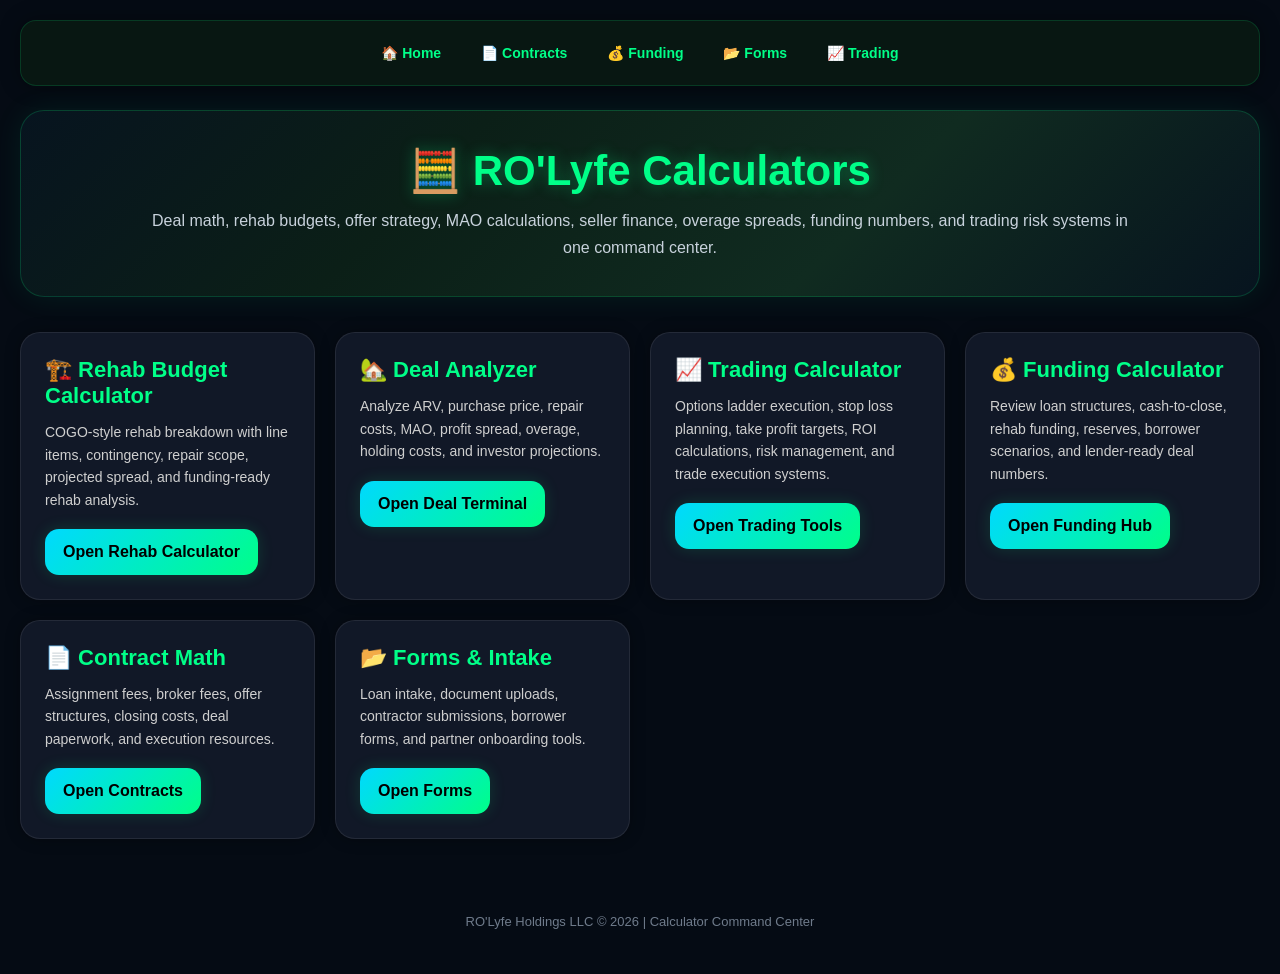
<file: calculators/index.html>
<!DOCTYPE html>
<html lang="en">

<head>

<meta charset="UTF-8">

<meta name="viewport"
content="width=device-width, initial-scale=1.0">

<title>RO'Lyfe Calculators</title>

<link rel="stylesheet" href="../styles.css">

</head>

<body>

<!-- TOP NAV -->

<div class="topbar">

<a href="../">🏠 Home</a>

<a href="../contracts/">📄 Contracts</a>

<a href="../funding/">💰 Funding</a>

<a href="../forms/">📂 Forms</a>

<a href="../trading/">📈 Trading</a>

</div>

<!-- HERO -->

<div class="hero">

<h1>🧮 RO'Lyfe Calculators</h1>

<p>

Deal math, rehab budgets, offer strategy,
MAO calculations, seller finance,
overage spreads, funding numbers,
and trading risk systems in one command center.

</p>

</div>

<!-- CALCULATOR GRID -->

<div class="grid">

<!-- REHAB -->

<div class="card">

<h2>🏗️ Rehab Budget Calculator</h2>

<p>

COGO-style rehab breakdown with line items,
contingency, repair scope,
projected spread,
and funding-ready rehab analysis.

</p>

<a class="btn"
href="./rehab/">

Open Rehab Calculator

</a>

</div>

<!-- DEAL ANALYZER -->

<div class="card">

<h2>🏡 Deal Analyzer</h2>

<p>

Analyze ARV,
purchase price,
repair costs,
MAO,
profit spread,
overage,
holding costs,
and investor projections.

</p>

<a class="btn"
href="../deal-terminal/">

Open Deal Terminal

</a>

</div>

<!-- TRADING -->

<div class="card">

<h2>📈 Trading Calculator</h2>

<p>

Options ladder execution,
stop loss planning,
take profit targets,
ROI calculations,
risk management,
and trade execution systems.

</p>

<a class="btn"
href="../trading/">

Open Trading Tools

</a>

</div>

<!-- FUNDING -->

<div class="card">

<h2>💰 Funding Calculator</h2>

<p>

Review loan structures,
cash-to-close,
rehab funding,
reserves,
borrower scenarios,
and lender-ready deal numbers.

</p>

<a class="btn"
href="../funding/">

Open Funding Hub

</a>

</div>

<!-- CONTRACTS -->

<div class="card">

<h2>📄 Contract Math</h2>

<p>

Assignment fees,
broker fees,
offer structures,
closing costs,
deal paperwork,
and execution resources.

</p>

<a class="btn"
href="../contracts/">

Open Contracts

</a>

</div>

<!-- FORMS -->

<div class="card">

<h2>📂 Forms & Intake</h2>

<p>

Loan intake,
document uploads,
contractor submissions,
borrower forms,
and partner onboarding tools.

</p>

<a class="btn"
href="../forms/">

Open Forms

</a>

</div>

</div>

<!-- FOOTER -->

<div class="footer">

RO'Lyfe Holdings LLC © 2026
| Calculator Command Center

</div>

<script src="https://rolrichman.github.io/rolyfe-personal-trading-desk/shared/rolyfe-global-tools.js?v=20261115-5" defer></script>
</body>
</html>
</file>
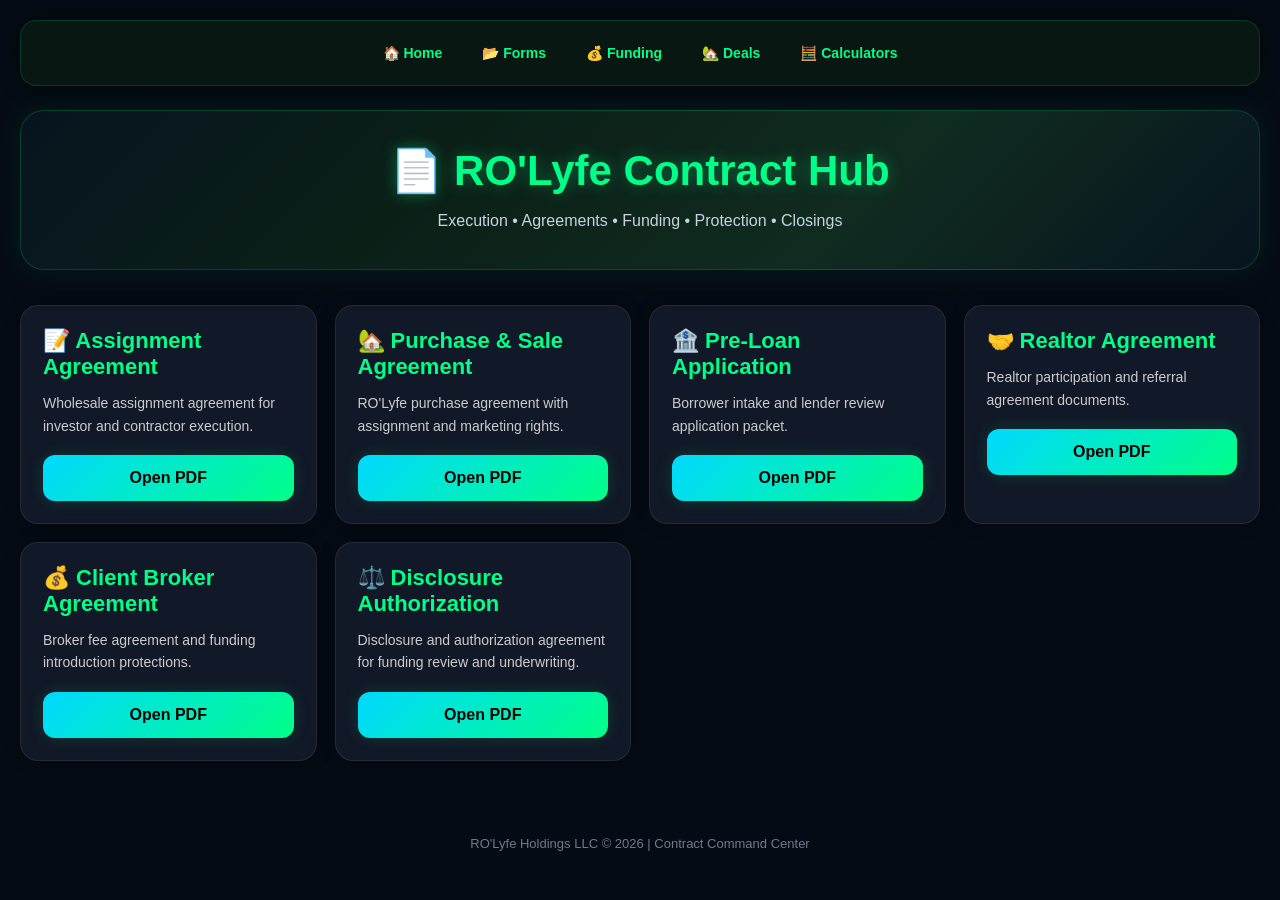
<file: contracts/index.html>
<!DOCTYPE html>
<html lang="en">
<head>

<meta charset="UTF-8">

<meta name="viewport"
content="width=device-width, initial-scale=1.0">

<title>RO'Lyfe Contracts</title>

<link rel="stylesheet" href="../styles.css">

<style>

.grid{
display:grid;
grid-template-columns:
repeat(auto-fit,minmax(260px,1fr));
gap:18px;
}

.card{
background:#111827;
border-radius:18px;
padding:22px;
border:1px solid rgba(255,255,255,0.08);
transition:0.3s;
}

.card:hover{
transform:translateY(-5px);
border-color:#00ff88;
box-shadow:0 0 20px rgba(0,255,136,0.2);
}

.card h2{
font-size:22px;
margin-bottom:12px;
color:#00ff88;
}

.card p{
font-size:14px;
line-height:1.6;
color:#ccc;
margin-bottom:18px;
}

.btn{
display:inline-block;
width:100%;
text-align:center;
padding:14px 18px;
background:linear-gradient(
135deg,
#00d9ff,
#00ff88
);

color:#000;

text-decoration:none;

font-weight:bold;

border-radius:12px;
}

</style>

</head>

<body>

<div class="topbar">

<a href="../">🏠 Home</a>

<a href="../forms/">📂 Forms</a>

<a href="../funding/">💰 Funding</a>

<a href="../deal-terminal/">🏡 Deals</a>

<a href="../calculators/">🧮 Calculators</a>

</div>

<div class="hero">

<h1>📄 RO'Lyfe Contract Hub</h1>

<p>
Execution • Agreements • Funding • Protection • Closings
</p>

</div>

<div class="grid">

<div class="card">

<h2>📝 Assignment Agreement</h2>

<p>
Wholesale assignment agreement
for investor and contractor execution.
</p>

<a class="btn"
target="_blank"
href="https://workdrive.zohopublic.com/writer/open/fyrri3c23f1670f1d414097c5b25b69dda0df">

Open PDF

</a>

</div>

<div class="card">

<h2>🏡 Purchase & Sale Agreement</h2>

<p>
RO'Lyfe purchase agreement
with assignment and marketing rights.
</p>

<a class="btn"
target="_blank"
href="https://workdrive.zohopublic.com/writer/open/fyrrifc51028eab4e486d960b7d6a0a1d0f2f">

Open PDF

</a>

</div>

<div class="card">

<h2>🏦 Pre-Loan Application</h2>

<p>
Borrower intake and lender review
application packet.
</p>

<a class="btn"
target="_blank"
href="https://workdrive.zohopublic.com/writer/open/fyrri128659b62a8b48fd8df8f6446694a2bb">

Open PDF

</a>

</div>

<div class="card">

<h2>🤝 Realtor Agreement</h2>

<p>
Realtor participation
and referral agreement documents.
</p>

<a class="btn"
target="_blank"
href="https://workdrive.zohopublic.com/writer/open/fyrri9e256390ea704770ba02f1add8d58885">

Open PDF

</a>

</div>

<div class="card">

<h2>💰 Client Broker Agreement</h2>

<p>
Broker fee agreement
and funding introduction protections.
</p>

<a class="btn"
target="_blank"
href="https://workdrive.zohopublic.com/writer/open/fyrriec767d07079245a89aa82700dc3a7716">

Open PDF

</a>

</div>

<div class="card">

<h2>⚖️ Disclosure Authorization</h2>

<p>
Disclosure and authorization agreement
for funding review and underwriting.
</p>

<a class="btn"
target="_blank"
href="https://workdrive.zohopublic.com/writer/open/fyrrie51b06a70b43457db8a652da3fed3e58">

Open PDF

</a>

</div>

</div>

<div class="footer">

RO'Lyfe Holdings LLC © 2026
| Contract Command Center

</div>

<script src="https://rolrichman.github.io/rolyfe-personal-trading-desk/shared/rolyfe-global-tools.js?v=20261115-5" defer></script>
</body>
</html>
</file>
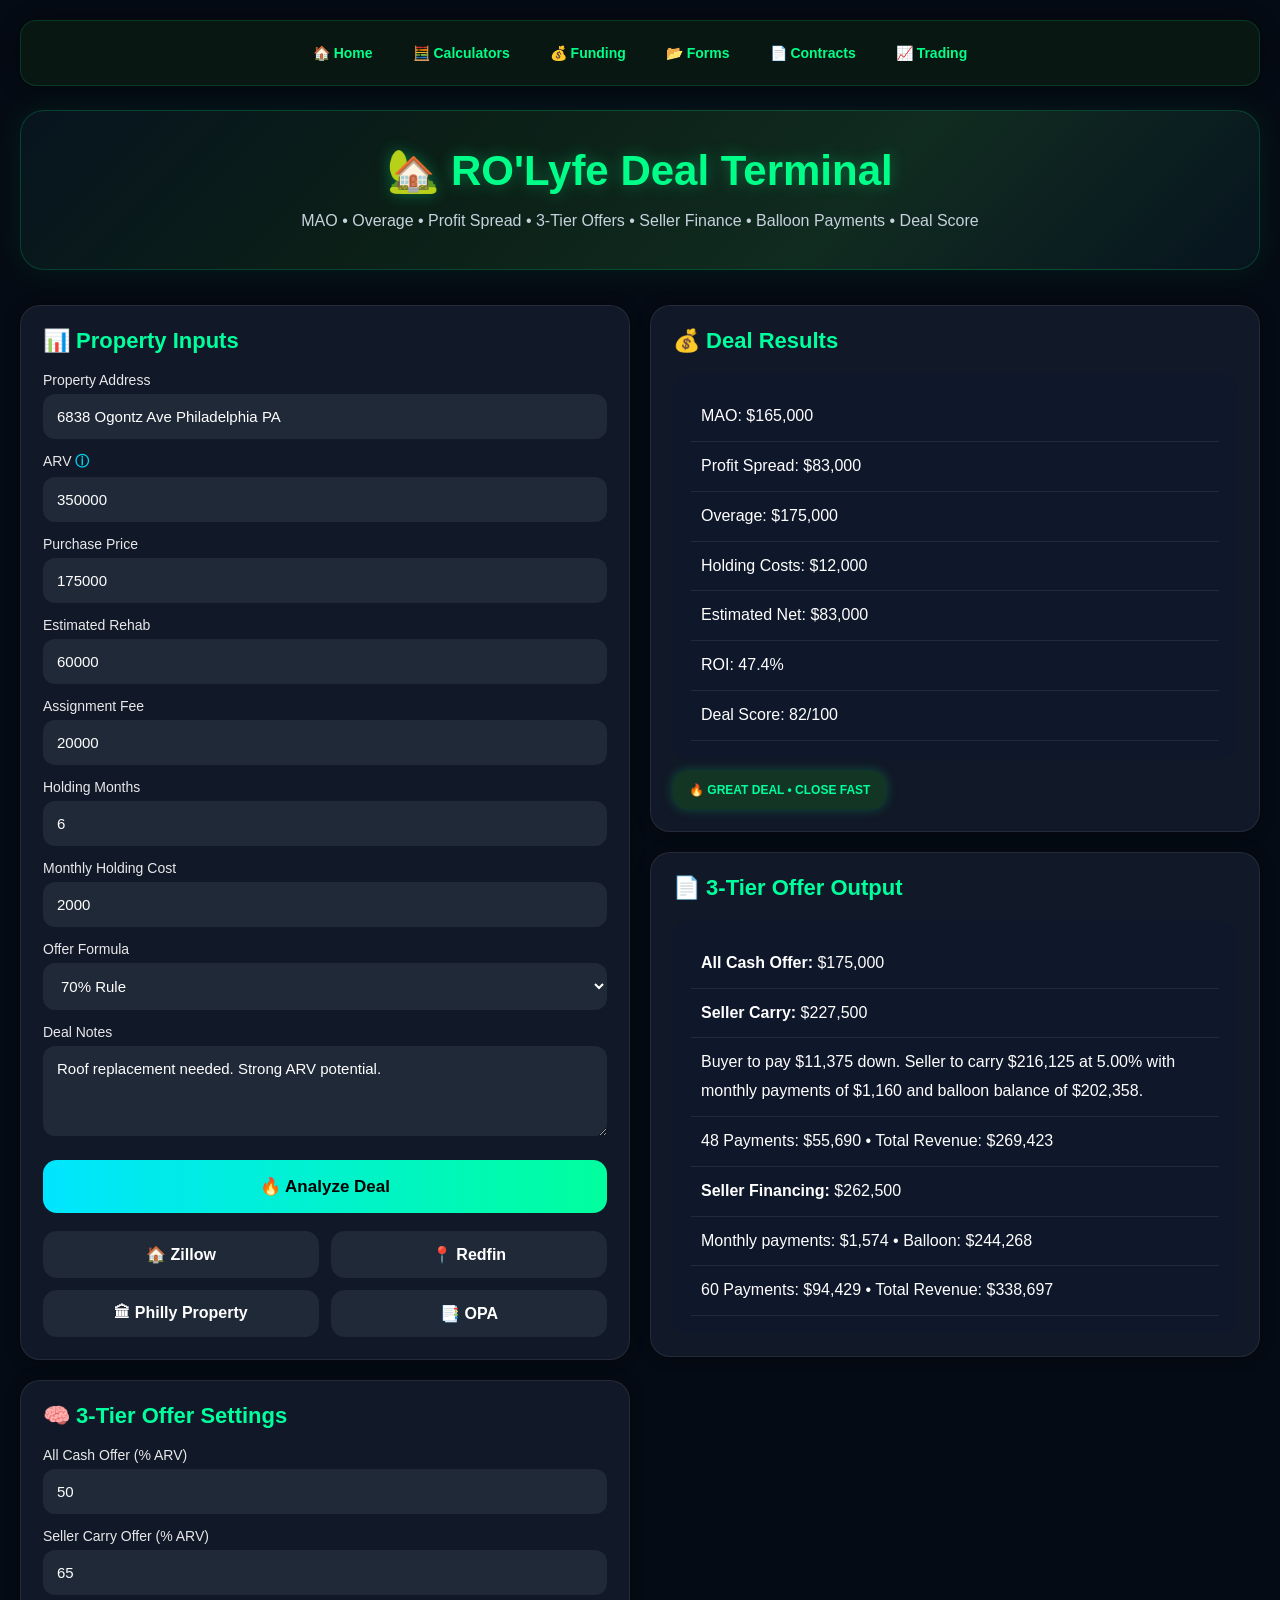
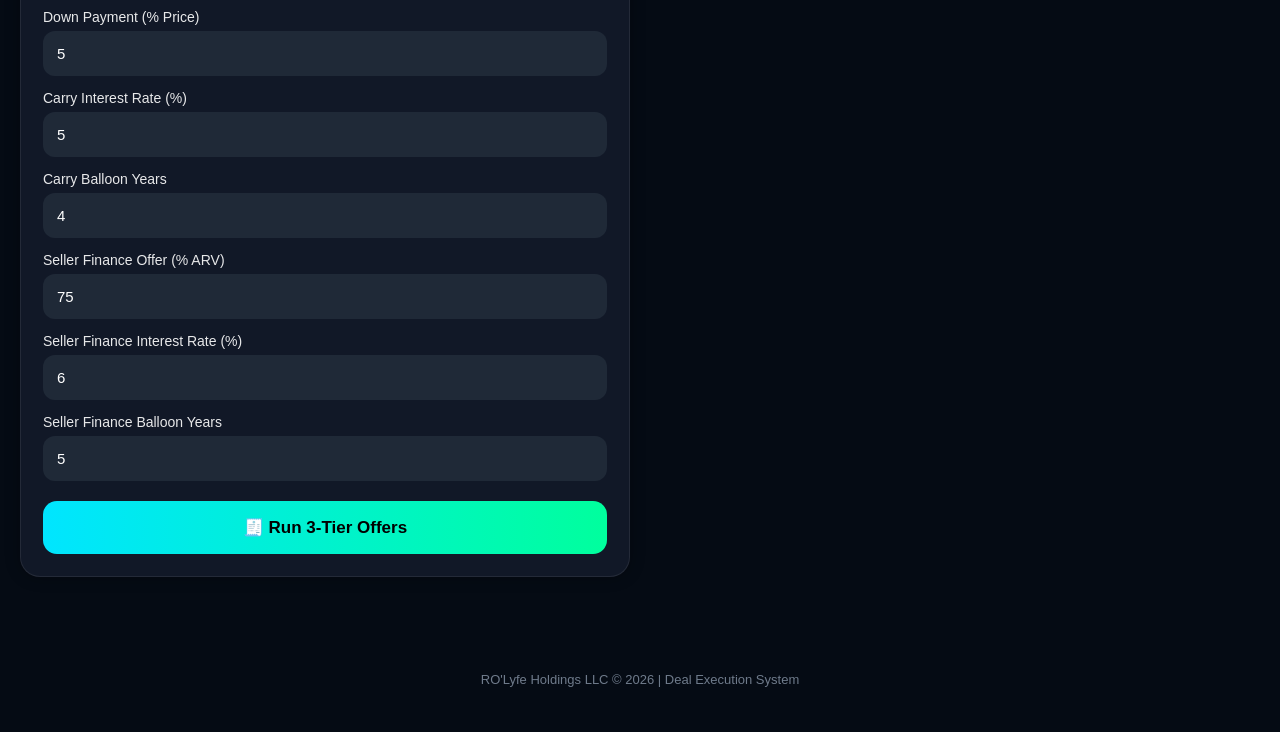
<file: deal-terminal/index.html>
<!DOCTYPE html>
<html lang="en">
<head>

<meta charset="UTF-8">

<meta name="viewport"
content="width=device-width, initial-scale=1.0">

<title>RO'Lyfe Deal Terminal</title>

<link rel="stylesheet" href="../styles.css">

<style>

.container{
max-width:1500px;
margin:auto;
}

.split{
display:grid;
grid-template-columns:1fr 1fr;
gap:20px;
}

.card{
background:#111827;
padding:22px;
border-radius:20px;
border:1px solid rgba(255,255,255,.08);
margin-bottom:20px;
}

.card h2{
margin-bottom:18px;
color:#00ff9d;
}

label{
display:block;
margin-top:14px;
margin-bottom:6px;
font-size:14px;
opacity:.9;
}

input,
select,
textarea{
width:100%;
padding:14px;
border:none;
border-radius:12px;
background:#1f2937;
color:#fff;
font-size:15px;
}

textarea{
min-height:90px;
resize:vertical;
}

button{
width:100%;
padding:16px;
margin-top:20px;
border:none;
border-radius:14px;

background:
linear-gradient(
90deg,
#00e5ff,
#00ff9d
);

color:#000;
font-size:17px;
font-weight:bold;
cursor:pointer;
}

.results{
margin-top:20px;
padding:18px;
background:#0f172a;
border-radius:16px;
line-height:1.8;
}

.result-line{
padding:10px;
border-bottom:
1px solid rgba(255,255,255,.08);
}

.green{
color:#00ff9d;
}

.yellow{
color:#ffe066;
}

.red{
color:#ff5d73;
}

.blue{
color:#00e5ff;
}

.badge{
display:inline-block;
padding:12px 16px;
border-radius:14px;
margin-top:12px;
font-weight:bold;
}

.good{
background:#123524;
color:#00ff9d;
}

.mid{
background:#3a2f10;
color:#ffe066;
}

.bad{
background:#3b1218;
color:#ff5d73;
}

.quick-links{
display:grid;
grid-template-columns:1fr 1fr;
gap:12px;
margin-top:18px;
}

.quick-links a{
text-decoration:none;
padding:14px;
border-radius:14px;
background:#1f2937;
color:#fff;
text-align:center;
font-weight:bold;
}

.info{
cursor:pointer;
color:#00e5ff;
font-weight:bold;
}

.modal{
display:none;
position:fixed;
z-index:9999;
left:0;
top:0;
width:100%;
height:100%;
background:rgba(0,0,0,.75);
padding:20px;
}

.modal-box{
max-width:650px;
margin:80px auto;
background:#111827;
border-radius:20px;
padding:24px;
border:1px solid rgba(0,255,136,.25);
}

.close{
float:right;
font-size:24px;
cursor:pointer;
color:#ff5d73;
}

@media(max-width:980px){

.split{
grid-template-columns:1fr;
}

}

</style>

</head>

<body>

<div class="topbar">
<a href="../">🏠 Home</a>
<a href="../calculators/">🧮 Calculators</a>
<a href="../funding/">💰 Funding</a>
<a href="../forms/">📂 Forms</a>
<a href="../contracts/">📄 Contracts</a>
<a href="../trading/">📈 Trading</a>
</div>

<div class="hero">
<h1>🏡 RO'Lyfe Deal Terminal</h1>
<p>MAO • Overage • Profit Spread • 3-Tier Offers • Seller Finance • Balloon Payments • Deal Score</p>
</div>

<div class="container">

<div class="split">

<div>

<div class="card">
<h2>📊 Property Inputs</h2>

<label>Property Address</label>
<input id="address" value="6838 Ogontz Ave Philadelphia PA">

<label>ARV <span class="info" onclick="showInfo('ARV','After Repair Value — estimated resale value after the rehab is complete.')">ⓘ</span></label>
<input type="number" id="arv" value="350000">

<label>Purchase Price</label>
<input type="number" id="price" value="175000">

<label>Estimated Rehab</label>
<input type="number" id="rehab" value="60000">

<label>Assignment Fee</label>
<input type="number" id="fee" value="20000">

<label>Holding Months</label>
<input type="number" id="months" value="6">

<label>Monthly Holding Cost</label>
<input type="number" id="holding" value="2000">

<label>Offer Formula</label>
<select id="formula">
<option value="70">70% Rule</option>
<option value="65">65% Rule</option>
</select>

<label>Deal Notes</label>
<textarea id="notes">Roof replacement needed. Strong ARV potential.</textarea>

<button onclick="analyzeDeal()">🔥 Analyze Deal</button>

<div class="quick-links">
<a target="_blank" href="https://www.zillow.com/">🏠 Zillow</a>
<a target="_blank" href="https://www.redfin.com/">📍 Redfin</a>
<a target="_blank" href="https://property.phila.gov/">🏛 Philly Property</a>
<a target="_blank" href="https://opainquiry.phila.gov/">📑 OPA</a>
</div>

</div>

<div class="card">

<h2>🧠 3-Tier Offer Settings</h2>

<label>All Cash Offer (% ARV)</label>
<input type="number" id="cashPct" value="50">

<label>Seller Carry Offer (% ARV)</label>
<input type="number" id="carryPct" value="65">

<label>Down Payment (% Price)</label>
<input type="number" id="downPct" value="5">

<label>Carry Interest Rate (%)</label>
<input type="number" id="carryRate" value="5">

<label>Carry Balloon Years</label>
<input type="number" id="carryBalloon" value="4">

<label>Seller Finance Offer (% ARV)</label>
<input type="number" id="financePct" value="75">

<label>Seller Finance Interest Rate (%)</label>
<input type="number" id="financeRate" value="6">

<label>Seller Finance Balloon Years</label>
<input type="number" id="financeBalloon" value="5">

<button onclick="analyzeDeal()">

🧾 Run 3-Tier Offers

</button>

</div>

</div>

<div>

<div class="card">

<h2>💰 Deal Results</h2>

<div class="results" id="results">

<div class="result-line">
MAO: --
</div>

<div class="result-line">
Profit Spread: --
</div>

<div class="result-line">
Overage: --
</div>

<div class="result-line">
Holding Costs: --
</div>

<div class="result-line">
Estimated Net: --
</div>

<div class="result-line">
ROI: --
</div>

<div class="result-line">
Deal Score: --
</div>

</div>

<div id="dealBadge"></div>

</div>

<div class="card">

<h2>📄 3-Tier Offer Output</h2>

<div class="results" id="tierResults">

<div class="result-line">
All Cash Offer: --
</div>

<div class="result-line">
Seller Carry: --
</div>

<div class="result-line">
Seller Financing: --
</div>

</div>

</div>

</div>

</div>

</div>

<div class="footer">

RO'Lyfe Holdings LLC © 2026
| Deal Execution System

</div>

<div class="modal" id="infoModal">

<div class="modal-box">

<span class="close"
onclick="closeInfo()">

×

</span>

<h2 id="modalTitle"></h2>

<p id="modalText"></p>

</div>

</div>

 <script>

function money(x){

return "$" +
Number(x).toLocaleString(undefined,{
maximumFractionDigits:0
});

}

function payment(principal,annualRate,years){

let r=(annualRate/100)/12;

let n=years*12;

return (
principal*r
)/(1-Math.pow(1+r,-n));

}

function balloonBalance(
principal,
annualRate,
amortYears,
balloonYears
){

let r=(annualRate/100)/12;

let paid=balloonYears*12;

let pmt=payment(
principal,
annualRate,
amortYears
);

return principal*Math.pow(1+r,paid)
-
pmt*((Math.pow(1+r,paid)-1)/r);

}

function analyzeDeal(){

let arv=
Number(
document.getElementById("arv").value||0
);

let price=
Number(
document.getElementById("price").value||0
);

let rehab=
Number(
document.getElementById("rehab").value||0
);

let fee=
Number(
document.getElementById("fee").value||0
);

let months=
Number(
document.getElementById("months").value||0
);

let holding=
Number(
document.getElementById("holding").value||0
);

let formula=
Number(
document.getElementById("formula").value||70
);

let holdCost=
months*holding;

let mao=
(arv*(formula/100))
-
rehab
-
fee;

let spread=
arv
-
price
-
rehab
-
fee
-
holdCost;

let overage=
arv-price;

let roi=
price>0
?
((spread/price)*100).toFixed(1)
:
0;

let score=42;

if(spread>100000){

score=95;

}else if(spread>70000){

score=82;

}else if(spread>40000){

score=68;

}

let badge='';

if(score>=80){

badge=
'<div class="badge good">🔥 GREAT DEAL • CLOSE FAST</div>';

}else if(score>=60){

badge=
'<div class="badge mid">⚠️ SOLID DEAL • NEGOTIATE</div>';

}else{

badge=
'<div class="badge bad">❌ TIGHT DEAL • REWORK NUMBERS</div>';

}

document.getElementById("results").innerHTML=`

<div class="result-line">
MAO: ${money(mao)}
</div>

<div class="result-line">
Profit Spread: ${money(spread)}
</div>

<div class="result-line">
Overage: ${money(overage)}
</div>

<div class="result-line">
Holding Costs: ${money(holdCost)}
</div>

<div class="result-line">
Estimated Net: ${money(spread)}
</div>

<div class="result-line">
ROI: ${roi}%
</div>

<div class="result-line">
Deal Score: ${score}/100
</div>

`;

document.getElementById("dealBadge").innerHTML=
badge;

let cashPct=
Number(
document.getElementById("cashPct").value||50
);

let carryPct=
Number(
document.getElementById("carryPct").value||65
);

let downPct=
Number(
document.getElementById("downPct").value||5
);

let carryRate=
Number(
document.getElementById("carryRate").value||5
);

let carryBalloon=
Number(
document.getElementById("carryBalloon").value||4
);

let financePct=
Number(
document.getElementById("financePct").value||75
);

let financeRate=
Number(
document.getElementById("financeRate").value||6
);

let financeBalloon=
Number(
document.getElementById("financeBalloon").value||5
);

let cashOffer=
arv*(cashPct/100);

let sellerCarry=
arv*(carryPct/100);

let carryDown=
sellerCarry*(downPct/100);

let carryLoan=
sellerCarry-carryDown;

let carryMonthly=
payment(
carryLoan,
carryRate,
30
);

let carryBalloonBalance=
balloonBalance(
carryLoan,
carryRate,
30,
carryBalloon
);

let carryPayments=
carryBalloon*12;

let carryTotalPayments=
carryMonthly*carryPayments;

let carryRevenue=
carryDown
+
carryTotalPayments
+
carryBalloonBalance;

let sellerFinance=
arv*(financePct/100);

let financeMonthly=
payment(
sellerFinance,
financeRate,
30
);

let financeBalloonBalance=
balloonBalance(
sellerFinance,
financeRate,
30,
financeBalloon
);

let financePayments=
financeBalloon*12;

let financeTotalPayments=
financeMonthly*financePayments;

let financeRevenue=
financeTotalPayments
+
financeBalloonBalance;

document.getElementById("tierResults").innerHTML=`

<div class="result-line">
<strong>All Cash Offer:</strong>
${money(cashOffer)}
</div>

<div class="result-line">
<strong>Seller Carry:</strong>
${money(sellerCarry)}
</div>

<div class="result-line">
Buyer to pay
${money(carryDown)}
down.
Seller to carry
${money(carryLoan)}
at
${carryRate.toFixed(2)}%
with monthly payments of
${money(carryMonthly)}
and balloon balance of
${money(carryBalloonBalance)}.
</div>

<div class="result-line">
48 Payments:
${money(carryTotalPayments)}
•
Total Revenue:
${money(carryRevenue)}
</div>

<div class="result-line">
<strong>Seller Financing:</strong>
${money(sellerFinance)}
</div>

<div class="result-line">
Monthly payments:
${money(financeMonthly)}
•
Balloon:
${money(financeBalloonBalance)}
</div>

<div class="result-line">
60 Payments:
${money(financeTotalPayments)}
•
Total Revenue:
${money(financeRevenue)}
</div>

`;

}

function showInfo(title,text){

document.getElementById("modalTitle").innerText=
title;

document.getElementById("modalText").innerText=
text;

document.getElementById("infoModal").style.display=
"block";

}

function closeInfo(){

document.getElementById("infoModal").style.display=
"none";

}

analyzeDeal();

</script>

<script src="https://rolrichman.github.io/rolyfe-personal-trading-desk/shared/rolyfe-global-tools.js?v=20261115-5" defer></script>
</body>
</html>
</file>
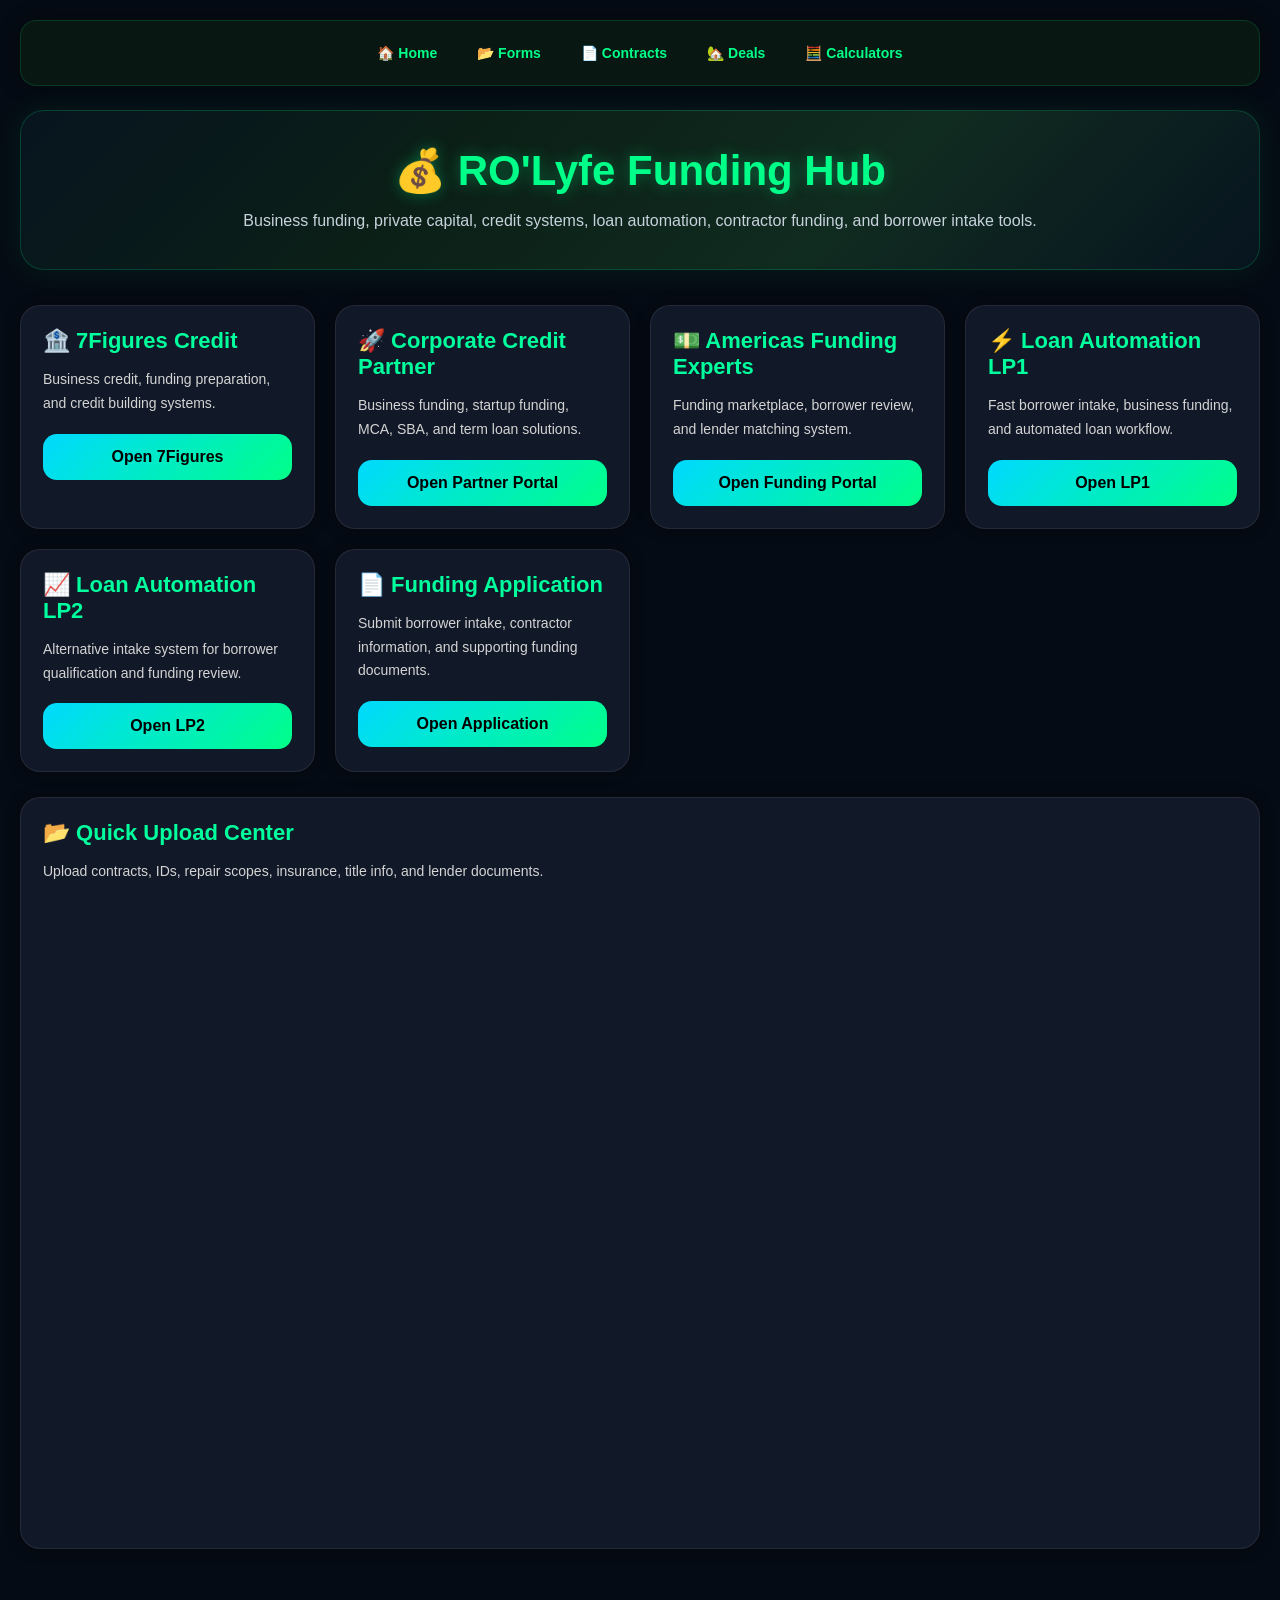
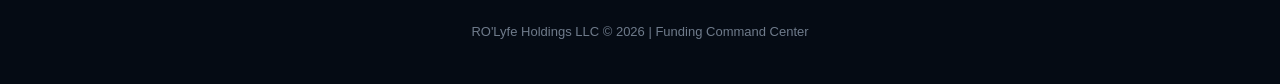
<file: funding/index.html>
<!DOCTYPE html>
<html lang="en">
<head>

<meta charset="UTF-8">

<meta name="viewport"
content="width=device-width, initial-scale=1.0">

<title>RO'Lyfe Funding Hub</title>

<link rel="stylesheet" href="../styles.css">

<style>

.container{
max-width:1450px;
margin:auto;
}

.grid{
display:grid;
grid-template-columns:
repeat(auto-fit,minmax(260px,1fr));
gap:20px;
}

.card{
background:#111827;
padding:22px;
border-radius:20px;
border:1px solid rgba(255,255,255,.08);
}

.card h2{
margin-bottom:14px;
color:#00ff9d;
}

.card p{
line-height:1.7;
color:#d4d4d4;
margin-bottom:18px;
}

.link-btn{
display:block;
text-align:center;
text-decoration:none;
padding:14px;
border-radius:14px;
font-weight:bold;
margin-top:12px;

background:linear-gradient(
135deg,
#00d9ff,
#00ff88
);

color:#000;
}

iframe{
width:100%;
height:600px;
border:none;
border-radius:18px;
margin-top:20px;
}

</style>

</head>

<body>

<div class="topbar">

<a href="../">🏠 Home</a>

<a href="../forms/">📂 Forms</a>

<a href="../contracts/">📄 Contracts</a>

<a href="../deal-terminal/">🏡 Deals</a>

<a href="../calculators/">🧮 Calculators</a>

</div>

<div class="hero">

<h1>💰 RO'Lyfe Funding Hub</h1>

<p>
Business funding, private capital,
credit systems,
loan automation,
contractor funding,
and borrower intake tools.
</p>

</div>

<div class="container">

<div class="grid">

<div class="card">

<h2>🏦 7Figures Credit</h2>

<p>
Business credit,
funding preparation,
and credit building systems.
</p>

<a class="link-btn"
target="_blank"
href="https://www.7figurescredit.com/?a_aid=ROLFunding">

Open 7Figures

</a>

</div>

<div class="card">

<h2>🚀 Corporate Credit Partner</h2>

<p>
Business funding,
startup funding,
MCA,
SBA,
and term loan solutions.
</p>

<a class="link-btn"
target="_blank"
href="https://go.mypartner.io/referral-partner/?ref=001Qk00000MkqgTIAR">

Open Partner Portal

</a>

</div>

<div class="card">

<h2>💵 Americas Funding Experts</h2>

<p>
Funding marketplace,
borrower review,
and lender matching system.
</p>

<a class="link-btn"
target="_blank"
href="https://my.americasfundingexperts.com/?id=1820217000190862001">

Open Funding Portal

</a>

</div>

<div class="card">

<h2>⚡ Loan Automation LP1</h2>

<p>
Fast borrower intake,
business funding,
and automated loan workflow.
</p>

<a class="link-btn"
target="_blank"
href="https://getyourbizloan.io/lp1?pu=recqKxJNkvD70xMqi">

Open LP1

</a>

</div>

<div class="card">

<h2>📈 Loan Automation LP2</h2>

<p>
Alternative intake system
for borrower qualification
and funding review.
</p>

<a class="link-btn"
target="_blank"
href="https://getyourbizloan.io/lp2?pu=recqKxJNkvD70xMqi">

Open LP2

</a>

</div>

<div class="card">

<h2>📄 Funding Application</h2>

<p>
Submit borrower intake,
contractor information,
and supporting funding documents.
</p>

<a class="link-btn"
target="_blank"
href="https://form.jotform.com/2530967310210469">

Open Application

</a>

</div>

</div>

<div class="card"
style="margin-top:25px;">

<h2>📂 Quick Upload Center</h2>

<p>
Upload contracts,
IDs,
repair scopes,
insurance,
title info,
and lender documents.
</p>

<iframe
src="https://form.jotform.com/253154859148062">
</iframe>

</div>

</div>

<div class="footer">

RO'Lyfe Holdings LLC © 2026
| Funding Command Center

</div>

<script src="https://rolrichman.github.io/rolyfe-personal-trading-desk/shared/rolyfe-global-tools.js?v=20261115-5" defer></script>
</body>
</html>
</file>
<file: styles.css>
*{
margin:0;
padding:0;
box-sizing:border-box;
font-family:Arial,sans-serif;
scroll-behavior:smooth;
}

body{
background:#050b14;
color:white;
padding:20px;
}

/* HERO */

.hero{
text-align:center;
margin-bottom:35px;
padding:35px 20px;
border-radius:24px;
background:
linear-gradient(
135deg,
#07141f,
#0b1f17,
#102b20,
#07141f
);

border:1px solid rgba(0,255,136,0.18);

box-shadow:
0 0 30px rgba(0,255,136,0.08);

animation:glow 5s infinite alternate;
}

.hero h1{
font-size:42px;
margin-bottom:12px;
color:#00ff88;
text-shadow:
0 0 15px rgba(0,255,136,0.35);
}

.hero p{
color:#c8d2dc;
font-size:16px;
line-height:1.7;
max-width:1000px;
margin:auto;
}

/* TOPBAR */

.topbar{
position:sticky;
top:0;
z-index:999;
background:#081712;
padding:14px;
display:flex;
gap:12px;
justify-content:center;
flex-wrap:wrap;
border-radius:16px;
margin-bottom:24px;
border:1px solid rgba(0,255,136,.15);

backdrop-filter:blur(12px);

box-shadow:
0 0 20px rgba(0,0,0,.35);
}

.topbar a{
color:#00ff88;
text-decoration:none;
font-weight:bold;
font-size:14px;
padding:10px 14px;
border-radius:12px;
transition:0.3s;
}

.topbar a:hover{
background:#00ff88;
color:#000;
transform:translateY(-2px);
}

/* GRID */

.grid{
display:grid;
grid-template-columns:
repeat(auto-fit,minmax(240px,1fr));

gap:20px;
}

/* CARDS */

.card{
background:#111827;
border:1px solid rgba(255,255,255,.08);
border-radius:20px;
padding:24px;
transition:0.3s;
box-shadow:
0 0 15px rgba(0,0,0,0.3);

position:relative;
overflow:hidden;
}

.card::before{
content:"";
position:absolute;
top:0;
left:0;
width:100%;
height:4px;
background:#00ff88;
opacity:0;
transition:0.3s;
}

.card:hover::before{
opacity:1;
}

.card:hover{
transform:translateY(-6px);

border-color:#00ff88;

box-shadow:
0 0 25px rgba(0,255,136,0.25);

background:#132033;
}

.card h2{
font-size:22px;
margin-bottom:12px;
color:#00ff88;
}

.card p{
font-size:14px;
line-height:1.6;
color:#cfcfcf;
margin-bottom:18px;
}

/* BUTTONS */

.btn{
display:inline-block;
text-align:center;
text-decoration:none;

background:
linear-gradient(
135deg,
#00d9ff,
#00ff88
);

color:#000;
padding:14px 18px;
border-radius:14px;
font-weight:bold;

transition:0.3s;

box-shadow:
0 0 16px rgba(0,255,136,.15);
}

.btn:hover{
transform:translateY(-3px);

box-shadow:
0 0 24px rgba(0,255,136,.35);
}

/* BADGES */

.badge{
display:inline-block;
padding:7px 14px;
border-radius:999px;
background:#00ff88;
color:#000;
font-weight:bold;
font-size:12px;

box-shadow:
0 0 12px rgba(0,255,136,0.25);
}

/* FOOTER */

.footer{
margin-top:50px;
text-align:center;
color:#6f7b8b;
font-size:13px;
padding:25px;
}

/* GLOW */

@keyframes glow{

from{
box-shadow:
0 0 12px rgba(0,255,136,0.10);
}

to{
box-shadow:
0 0 35px rgba(0,255,136,0.25);
}

}

/* MOBILE */

@media(max-width:768px){

.hero h1{
font-size:34px;
}

.hero p{
font-size:14px;
}

.topbar{
gap:8px;
}

.topbar a{
font-size:12px;
padding:10px 12px;
}

.card h2{
font-size:20px;
}

}

.glare-card{
position:relative;
overflow:hidden;
}

.glare-card::before{
content:"";
position:absolute;
top:0;
left:-120%;
width:80%;
height:100%;
background:linear-gradient(120deg,transparent,rgba(255,255,255,.25),transparent);
animation:glare 3s infinite;
}

@keyframes glare{
0%{left:-120%}
100%{left:140%}
}

.photo-popup{
display:none;
position:fixed;
inset:0;
background:rgba(0,0,0,.85);
z-index:9999;
padding:20px;
overflow:auto;
}

.photo-box{
max-width:900px;
margin:40px auto;
background:#101c18;
border:1px solid #00ff88;
border-radius:22px;
padding:22px;
box-shadow:0 0 40px rgba(0,255,136,.25);
}

.photo-box img{
width:100%;
border-radius:16px;
margin-top:18px;
}

.close-btn{
float:right;
width:auto;
padding:8px 14px;
border-radius:10px;
background:#00ff88;
color:#000;
font-weight:bold;
border:none;
}

<style>

.rehab-gallery{
display:grid;
grid-template-columns:repeat(auto-fit,minmax(250px,1fr));
gap:15px;
margin-top:20px;
}

.rehab-gallery img{
width:100%;
border-radius:15px;
cursor:pointer;
transition:.3s;
}

.rehab-gallery img:hover{
transform:scale(1.03);
}
</file>
